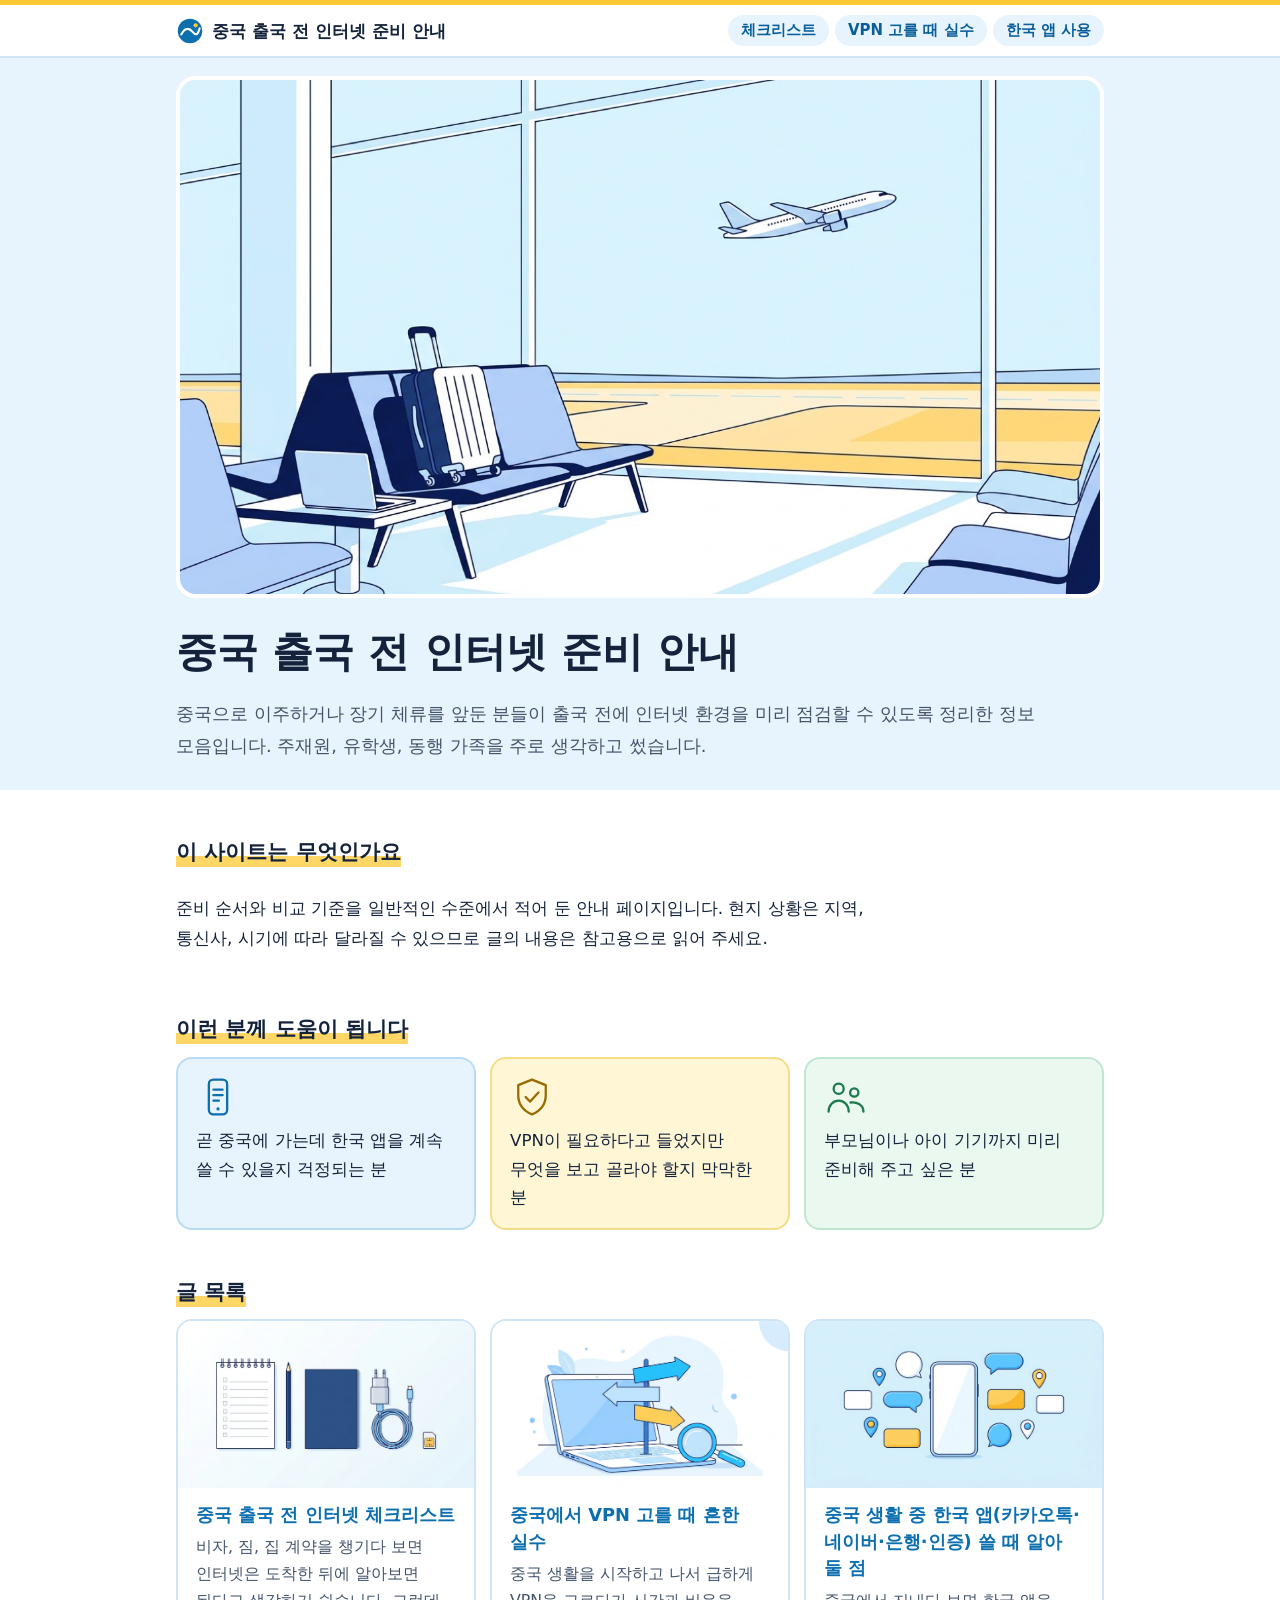
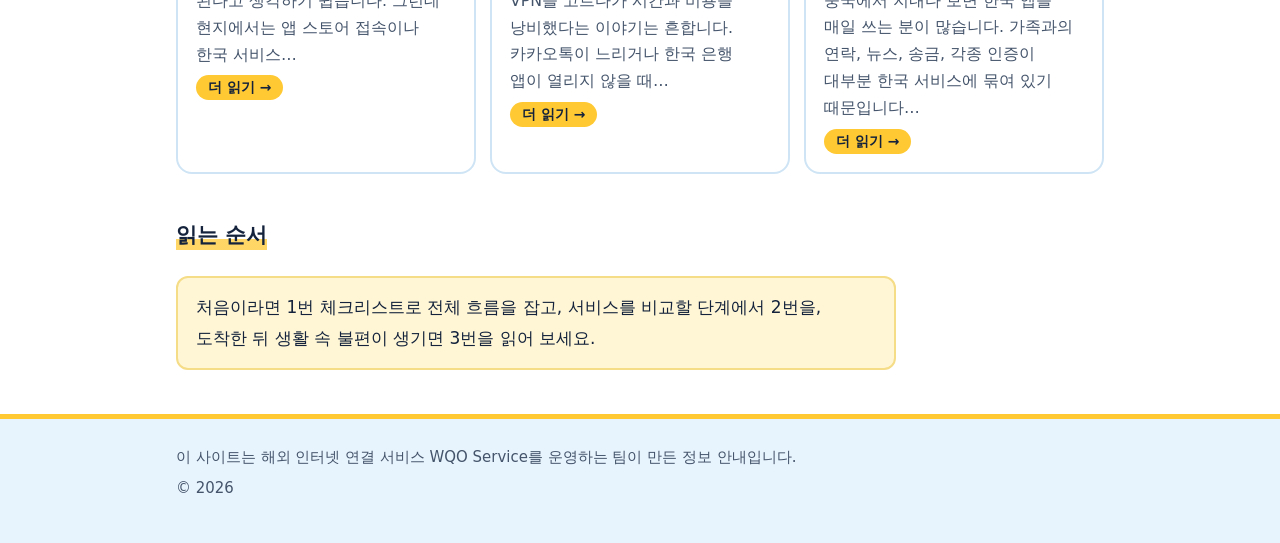
<file: index.html>
<!doctype html>
<html lang="ko">
<head>
<meta charset="utf-8">
<meta name="viewport" content="width=device-width, initial-scale=1">
<title>중국 출국 전 인터넷 준비 안내</title>
<meta name="description" content="중국으로 떠나는 주재원·유학생·가족을 위한 출국 전 인터넷 준비 정보 모음입니다.">
<meta name="keywords" content="중국VPN, 중국출국준비, 중국주재원, 중국유학, 중국인터넷">

<link rel="canonical" href="https://chinanetguide.com/">
<link rel="stylesheet" href="style.css">
</head>
<body class="home">
<header class="site"><div class="wrap bar"><a class="brand" href="index.html"><svg class="mark" width="28" height="28" viewBox="0 0 32 32" aria-hidden="true" focusable="false"><circle cx="16" cy="16" r="14" fill="currentColor"/><path d="M6 20c4-8 9-8 13-3s6 3 8-4" fill="none" stroke="#fff" stroke-width="2.4" stroke-linecap="round"/><circle cx="22.5" cy="9.5" r="2.4" fill="#ffc933"/></svg><span>중국 출국 전 인터넷 준비 안내</span></a>
<nav aria-label="글 목록"><a href="checklist.html">체크리스트</a><a href="vpn-mistakes.html">VPN 고를 때 실수</a><a href="korean-apps.html">한국 앱 사용</a></nav></div></header>
<main>
<section class="hero"><div class="wrap"><span class="ph hero-img"><img src="images/hero.jpg" width="1400" height="788" alt="중국으로 떠나는 여행 준비와 인터넷 연결을 표현한 일러스트"></span><div class="hero-t"><h1>중국 출국 전 인터넷 준비 안내</h1><p class="lead">중국으로 이주하거나 장기 체류를 앞둔 분들이 출국 전에 인터넷 환경을 미리 점검할 수 있도록 정리한 정보 모음입니다. 주재원, 유학생, 동행 가족을 주로 생각하고 썼습니다.</p></div></div></section>
<div class="wrap">
<section class="about"><h2>이 사이트는 무엇인가요</h2><p>준비 순서와 비교 기준을 일반적인 수준에서 적어 둔 안내 페이지입니다. 현지 상황은 지역, 통신사, 시기에 따라 달라질 수 있으므로 글의 내용은 참고용으로 읽어 주세요.</p></section>
<section><h2>이런 분께 도움이 됩니다</h2><ul class="cards3"><li class="card help"><svg viewBox="0 0 48 48" width="44" height="44" aria-hidden="true" focusable="false"><rect x="14" y="5" width="20" height="38" rx="5" fill="none" stroke="currentColor" stroke-width="2.5"/><circle cx="24" cy="37" r="1.8" fill="currentColor"/><path d="M19 16h10M19 22h10M19 28h6" stroke="currentColor" stroke-width="2.5" stroke-linecap="round"/></svg><p>곧 중국에 가는데 한국 앱을 계속 쓸 수 있을지 걱정되는 분</p></li><li class="card help"><svg viewBox="0 0 48 48" width="44" height="44" aria-hidden="true" focusable="false"><path d="M24 5l15 6v11c0 10-6 17-15 21C15 39 9 32 9 22V11z" fill="none" stroke="currentColor" stroke-width="2.5" stroke-linejoin="round"/><path d="M17 24l5 5 9-10" fill="none" stroke="currentColor" stroke-width="2.5" stroke-linecap="round" stroke-linejoin="round"/></svg><p>VPN이 필요하다고 들었지만 무엇을 보고 골라야 할지 막막한 분</p></li><li class="card help"><svg viewBox="0 0 48 48" width="44" height="44" aria-hidden="true" focusable="false"><circle cx="16" cy="15" r="5.5" fill="none" stroke="currentColor" stroke-width="2.5"/><circle cx="33" cy="19" r="4.5" fill="none" stroke="currentColor" stroke-width="2.5"/><path d="M5 40c0-7 5-12 11-12s11 5 11 12M29 30c6-1 14 2 14 10" fill="none" stroke="currentColor" stroke-width="2.5" stroke-linecap="round"/></svg><p>부모님이나 아이 기기까지 미리 준비해 주고 싶은 분</p></li></ul></section>
<section><h2>글 목록</h2><ol class="arts"><li class="card art"><a href="checklist.html"><span class="ph "><img src="images/checklist.jpg" width="1400" height="788" alt="체크리스트를 점검하는 손과 여행 가방이 놓인 책상 일러스트" loading="lazy"></span><span class="body"><h3>중국 출국 전 인터넷 체크리스트</h3><span class="ex">비자, 짐, 집 계약을 챙기다 보면 인터넷은 도착한 뒤에 알아보면 된다고 생각하기 쉽습니다. 그런데 현지에서는 앱 스토어 접속이나 한국 서비스…</span><span class="more-l">더 읽기</span></span></a></li><li class="card art"><a href="vpn-mistakes.html"><span class="ph "><img src="images/vpn.jpg" width="1400" height="788" alt="여러 서비스를 비교하며 고르는 장면을 표현한 일러스트" loading="lazy"></span><span class="body"><h3>중국에서 VPN 고를 때 흔한 실수</h3><span class="ex">중국 생활을 시작하고 나서 급하게 VPN을 고르다가 시간과 비용을 낭비했다는 이야기는 흔합니다. 카카오톡이 느리거나 한국 은행 앱이 열리지 않을 때…</span><span class="more-l">더 읽기</span></span></a></li><li class="card art"><a href="korean-apps.html"><span class="ph "><img src="images/apps.jpg" width="1400" height="788" alt="휴대폰 화면에 여러 앱 아이콘이 놓인 일러스트" loading="lazy"></span><span class="body"><h3>중국 생활 중 한국 앱(카카오톡·네이버·은행·인증) 쓸 때 알아 둘 점</h3><span class="ex">중국에서 지내다 보면 한국 앱을 매일 쓰는 분이 많습니다. 가족과의 연락, 뉴스, 송금, 각종 인증이 대부분 한국 서비스에 묶여 있기 때문입니다…</span><span class="more-l">더 읽기</span></span></a></li></ol></section>
<section class="order"><h2>읽는 순서</h2><p>처음이라면 1번 체크리스트로 전체 흐름을 잡고, 서비스를 비교할 단계에서 2번을, 도착한 뒤 생활 속 불편이 생기면 3번을 읽어 보세요.</p></section>
</div>
</main>
<footer><div class="wrap"><p>이 사이트는 해외 인터넷 연결 서비스 WQO Service를 운영하는 팀이 만든 정보 안내입니다.</p><p>&copy; 2026</p></div></footer>
</body>
</html>
</file>
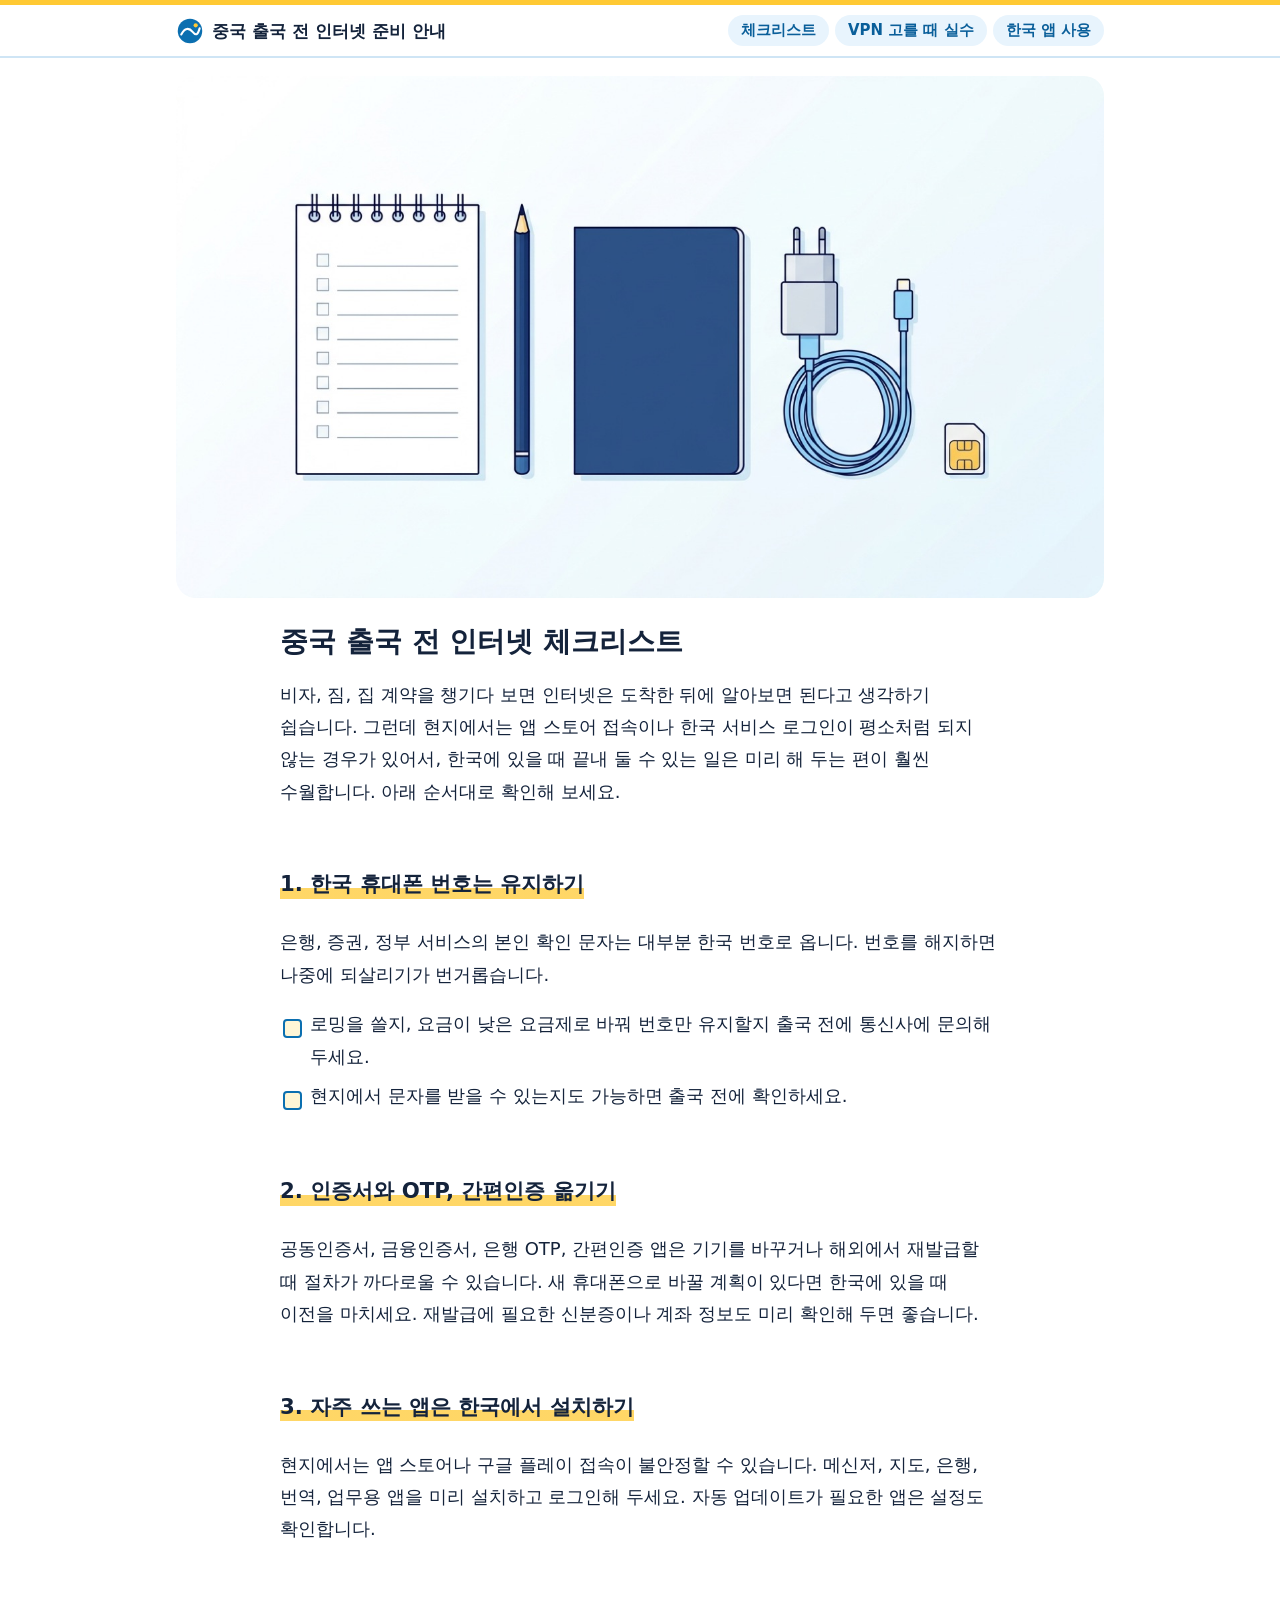
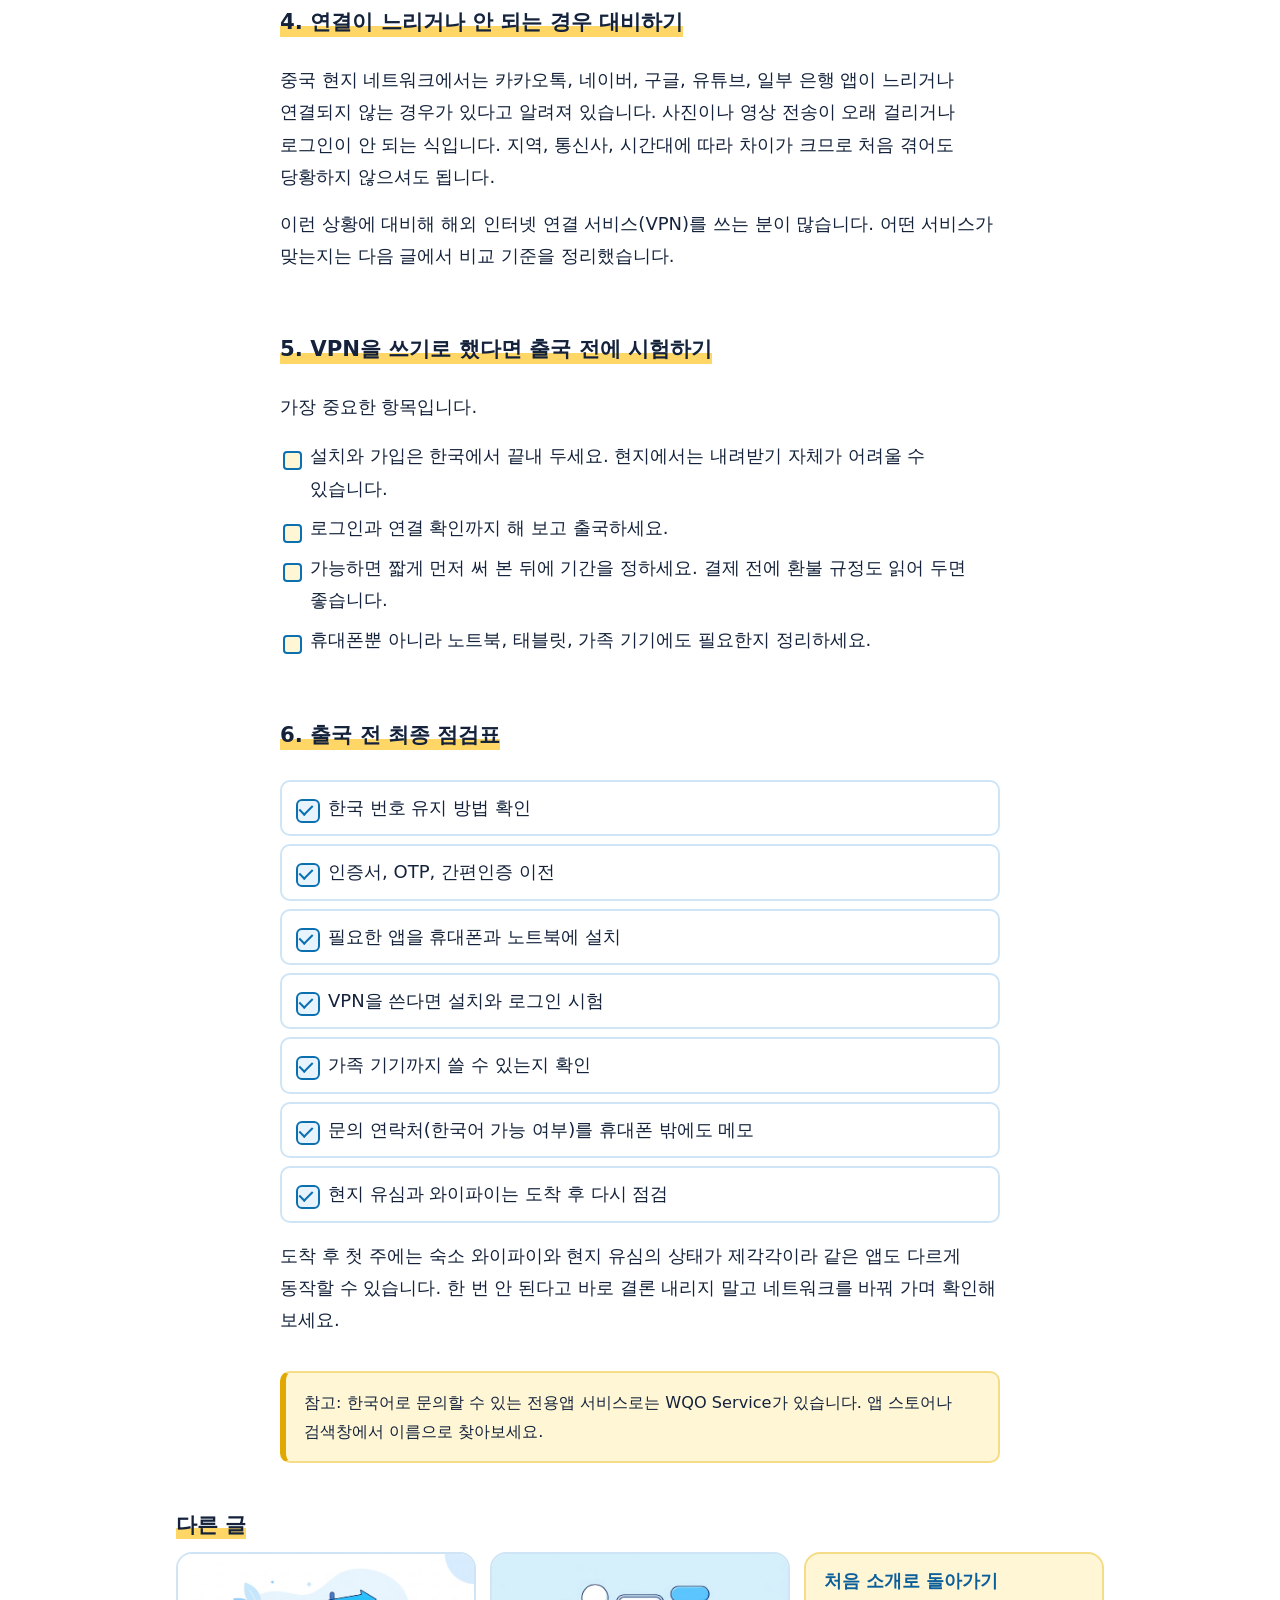
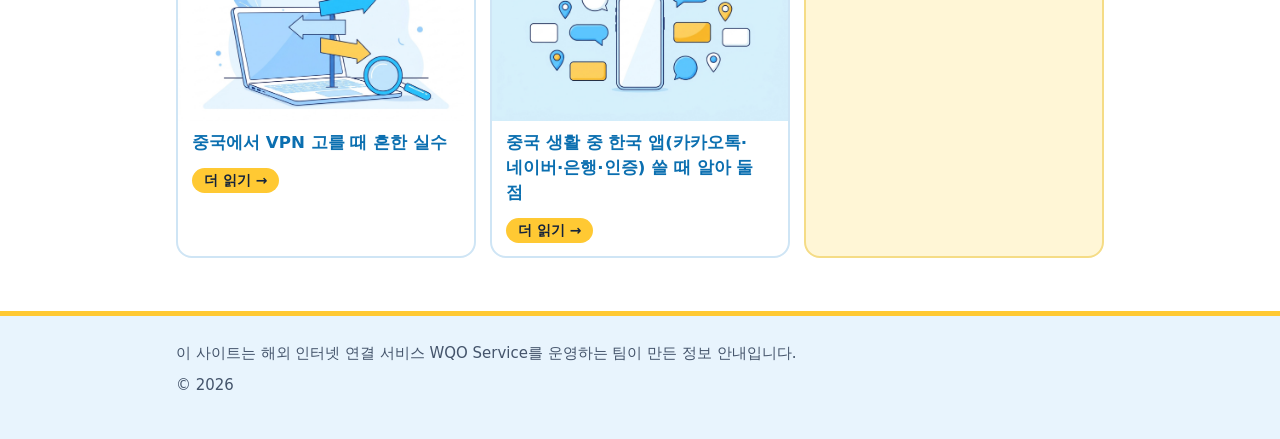
<file: checklist.html>
<!doctype html>
<html lang="ko">
<head>
<meta charset="utf-8">
<meta name="viewport" content="width=device-width, initial-scale=1">
<title>중국 출국 전 인터넷 체크리스트</title>
<meta name="description" content="중국 출국 전에 한국 번호, 인증서, 앱 설치, VPN 시험까지 인터넷 준비를 순서대로 점검합니다.">
<meta name="keywords" content="중국VPN, 중국출국준비, 중국주재원, 중국유학, 중국인터넷, 중국한국앱, 중국생활">

<link rel="canonical" href="https://chinanetguide.com/checklist.html">
<link rel="stylesheet" href="style.css">
</head>
<body class="article">
<header class="site"><div class="wrap bar"><a class="brand" href="index.html"><svg class="mark" width="28" height="28" viewBox="0 0 32 32" aria-hidden="true" focusable="false"><circle cx="16" cy="16" r="14" fill="currentColor"/><path d="M6 20c4-8 9-8 13-3s6 3 8-4" fill="none" stroke="#fff" stroke-width="2.4" stroke-linecap="round"/><circle cx="22.5" cy="9.5" r="2.4" fill="#ffc933"/></svg><span>중국 출국 전 인터넷 준비 안내</span></a>
<nav aria-label="글 목록"><a href="checklist.html">체크리스트</a><a href="vpn-mistakes.html">VPN 고를 때 실수</a><a href="korean-apps.html">한국 앱 사용</a></nav></div></header>
<main><article>
<div class="wrap cover"><span class="ph cover-img"><img src="images/checklist.jpg" width="1400" height="788" alt="체크리스트를 점검하는 손과 여행 가방이 놓인 책상 일러스트"></span></div>
<div class="wrap prose"><h1>중국 출국 전 인터넷 체크리스트</h1>
<p>비자, 짐, 집 계약을 챙기다 보면 인터넷은 도착한 뒤에 알아보면 된다고 생각하기 쉽습니다. 그런데 현지에서는 앱 스토어 접속이나 한국 서비스 로그인이 평소처럼 되지 않는 경우가 있어서, 한국에 있을 때 끝내 둘 수 있는 일은 미리 해 두는 편이 훨씬 수월합니다. 아래 순서대로 확인해 보세요.</p>
<h2>1. 한국 휴대폰 번호는 유지하기</h2>
<p>은행, 증권, 정부 서비스의 본인 확인 문자는 대부분 한국 번호로 옵니다. 번호를 해지하면 나중에 되살리기가 번거롭습니다.</p>
<ul>
<li>로밍을 쓸지, 요금이 낮은 요금제로 바꿔 번호만 유지할지 출국 전에 통신사에 문의해 두세요.</li>
<li>현지에서 문자를 받을 수 있는지도 가능하면 출국 전에 확인하세요.</li>
</ul>
<h2>2. 인증서와 OTP, 간편인증 옮기기</h2>
<p>공동인증서, 금융인증서, 은행 OTP, 간편인증 앱은 기기를 바꾸거나 해외에서 재발급할 때 절차가 까다로울 수 있습니다. 새 휴대폰으로 바꿀 계획이 있다면 한국에 있을 때 이전을 마치세요. 재발급에 필요한 신분증이나 계좌 정보도 미리 확인해 두면 좋습니다.</p>
<h2>3. 자주 쓰는 앱은 한국에서 설치하기</h2>
<p>현지에서는 앱 스토어나 구글 플레이 접속이 불안정할 수 있습니다. 메신저, 지도, 은행, 번역, 업무용 앱을 미리 설치하고 로그인해 두세요. 자동 업데이트가 필요한 앱은 설정도 확인합니다.</p>
<h2>4. 연결이 느리거나 안 되는 경우 대비하기</h2>
<p>중국 현지 네트워크에서는 카카오톡, 네이버, 구글, 유튜브, 일부 은행 앱이 느리거나 연결되지 않는 경우가 있다고 알려져 있습니다. 사진이나 영상 전송이 오래 걸리거나 로그인이 안 되는 식입니다. 지역, 통신사, 시간대에 따라 차이가 크므로 처음 겪어도 당황하지 않으셔도 됩니다.</p>
<p>이런 상황에 대비해 해외 인터넷 연결 서비스(VPN)를 쓰는 분이 많습니다. 어떤 서비스가 맞는지는 다음 글에서 비교 기준을 정리했습니다.</p>
<h2>5. VPN을 쓰기로 했다면 출국 전에 시험하기</h2>
<p>가장 중요한 항목입니다.</p>
<ul>
<li>설치와 가입은 한국에서 끝내 두세요. 현지에서는 내려받기 자체가 어려울 수 있습니다.</li>
<li>로그인과 연결 확인까지 해 보고 출국하세요.</li>
<li>가능하면 짧게 먼저 써 본 뒤에 기간을 정하세요. 결제 전에 환불 규정도 읽어 두면 좋습니다.</li>
<li>휴대폰뿐 아니라 노트북, 태블릿, 가족 기기에도 필요한지 정리하세요.</li>
</ul>
<h2>6. 출국 전 최종 점검표</h2>
<ol class="check">
<li>한국 번호 유지 방법 확인</li>
<li>인증서, OTP, 간편인증 이전</li>
<li>필요한 앱을 휴대폰과 노트북에 설치</li>
<li>VPN을 쓴다면 설치와 로그인 시험</li>
<li>가족 기기까지 쓸 수 있는지 확인</li>
<li>문의 연락처(한국어 가능 여부)를 휴대폰 밖에도 메모</li>
<li>현지 유심과 와이파이는 도착 후 다시 점검</li>
</ol>
<p>도착 후 첫 주에는 숙소 와이파이와 현지 유심의 상태가 제각각이라 같은 앱도 다르게 동작할 수 있습니다. 한 번 안 된다고 바로 결론 내리지 말고 네트워크를 바꿔 가며 확인해 보세요.</p>
<aside class="note"><p>참고: 한국어로 문의할 수 있는 전용앱 서비스로는 WQO Service가 있습니다. 앱 스토어나 검색창에서 이름으로 찾아보세요.</p></aside>
</div></article>
<section class="wrap more"><h2>다른 글</h2><ul class="arts small"><li class="card art"><a href="vpn-mistakes.html"><span class="ph "><img src="images/vpn.jpg" width="1400" height="788" alt="여러 서비스를 비교하며 고르는 장면을 표현한 일러스트" loading="lazy"></span><span class="body"><h3>중국에서 VPN 고를 때 흔한 실수</h3><span class="more-l">더 읽기</span></span></a></li><li class="card art"><a href="korean-apps.html"><span class="ph "><img src="images/apps.jpg" width="1400" height="788" alt="휴대폰 화면에 여러 앱 아이콘이 놓인 일러스트" loading="lazy"></span><span class="body"><h3>중국 생활 중 한국 앱(카카오톡·네이버·은행·인증) 쓸 때 알아 둘 점</h3><span class="more-l">더 읽기</span></span></a></li><li class="card back"><a href="index.html"><span class="body"><h3>처음 소개로 돌아가기</h3></span></a></li></ul></section></main>
<footer><div class="wrap"><p>이 사이트는 해외 인터넷 연결 서비스 WQO Service를 운영하는 팀이 만든 정보 안내입니다.</p><p>&copy; 2026</p></div></footer>
</body>
</html>
</file>
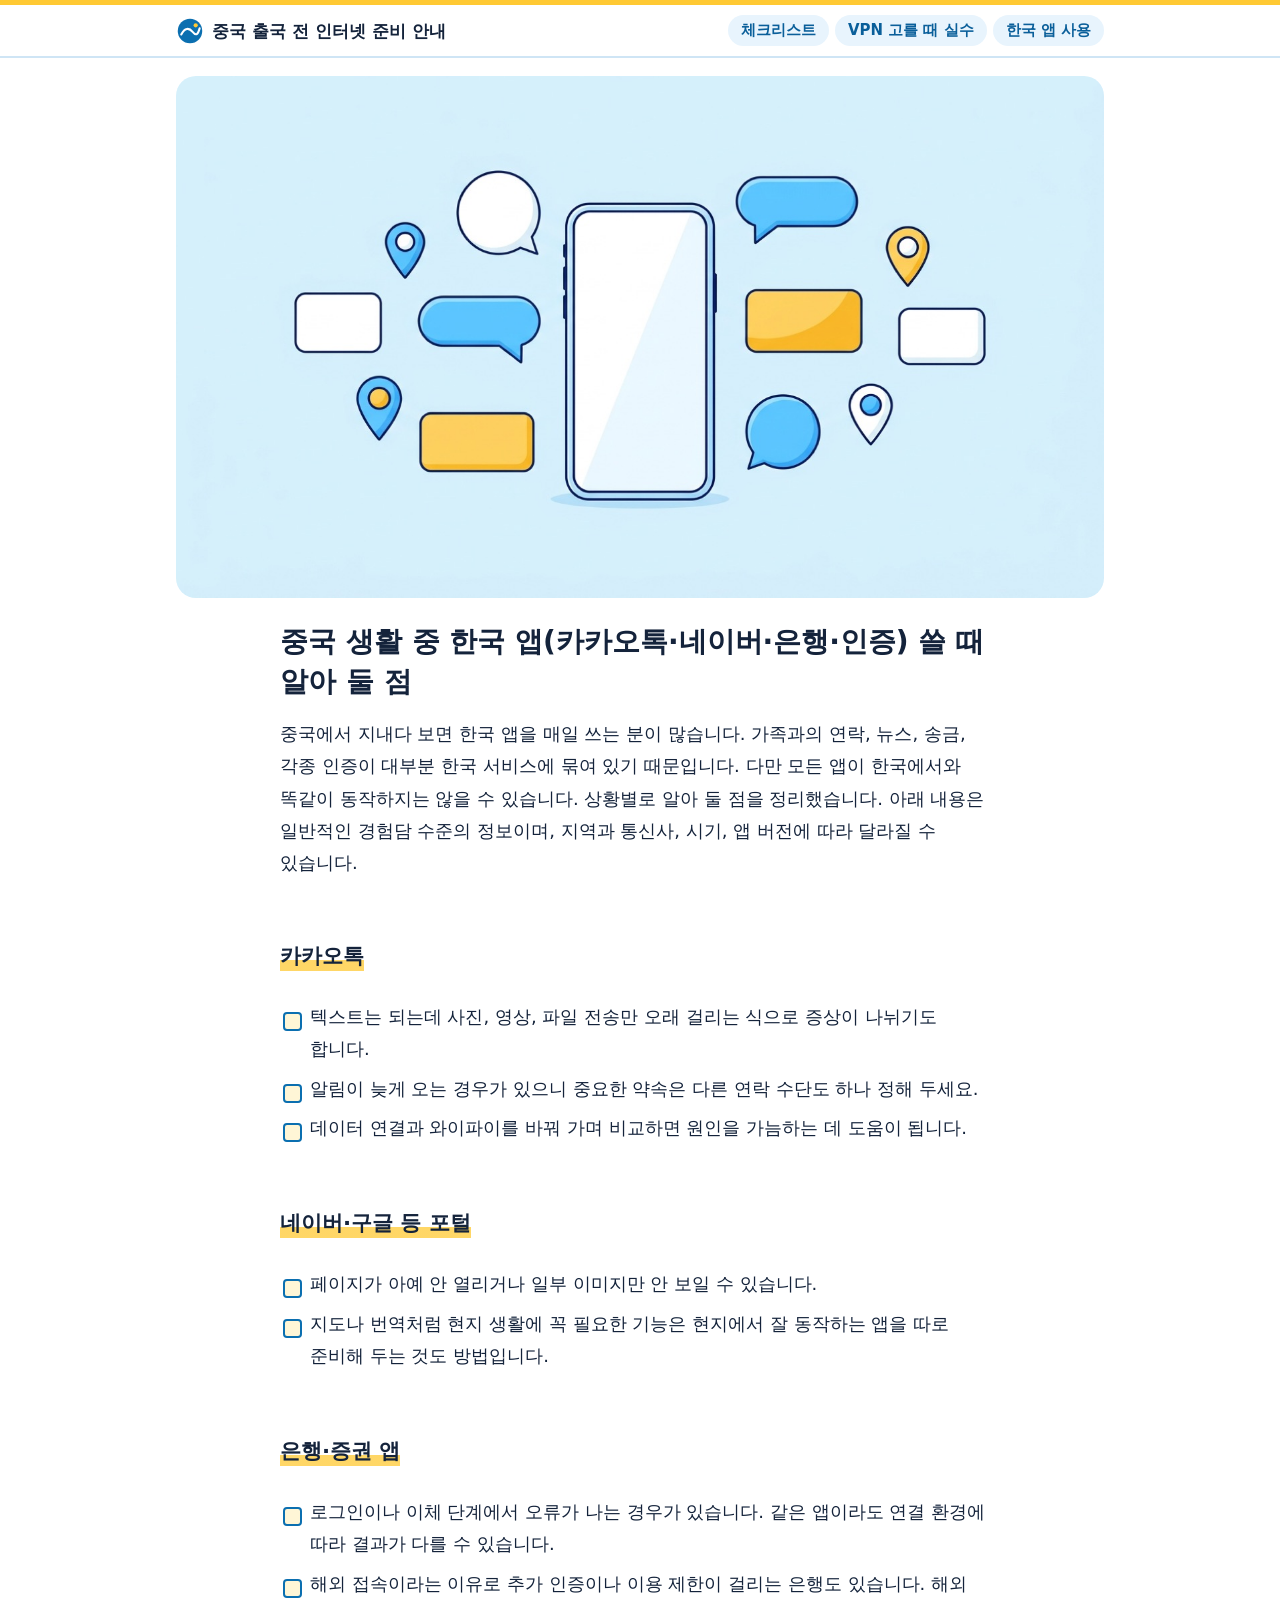
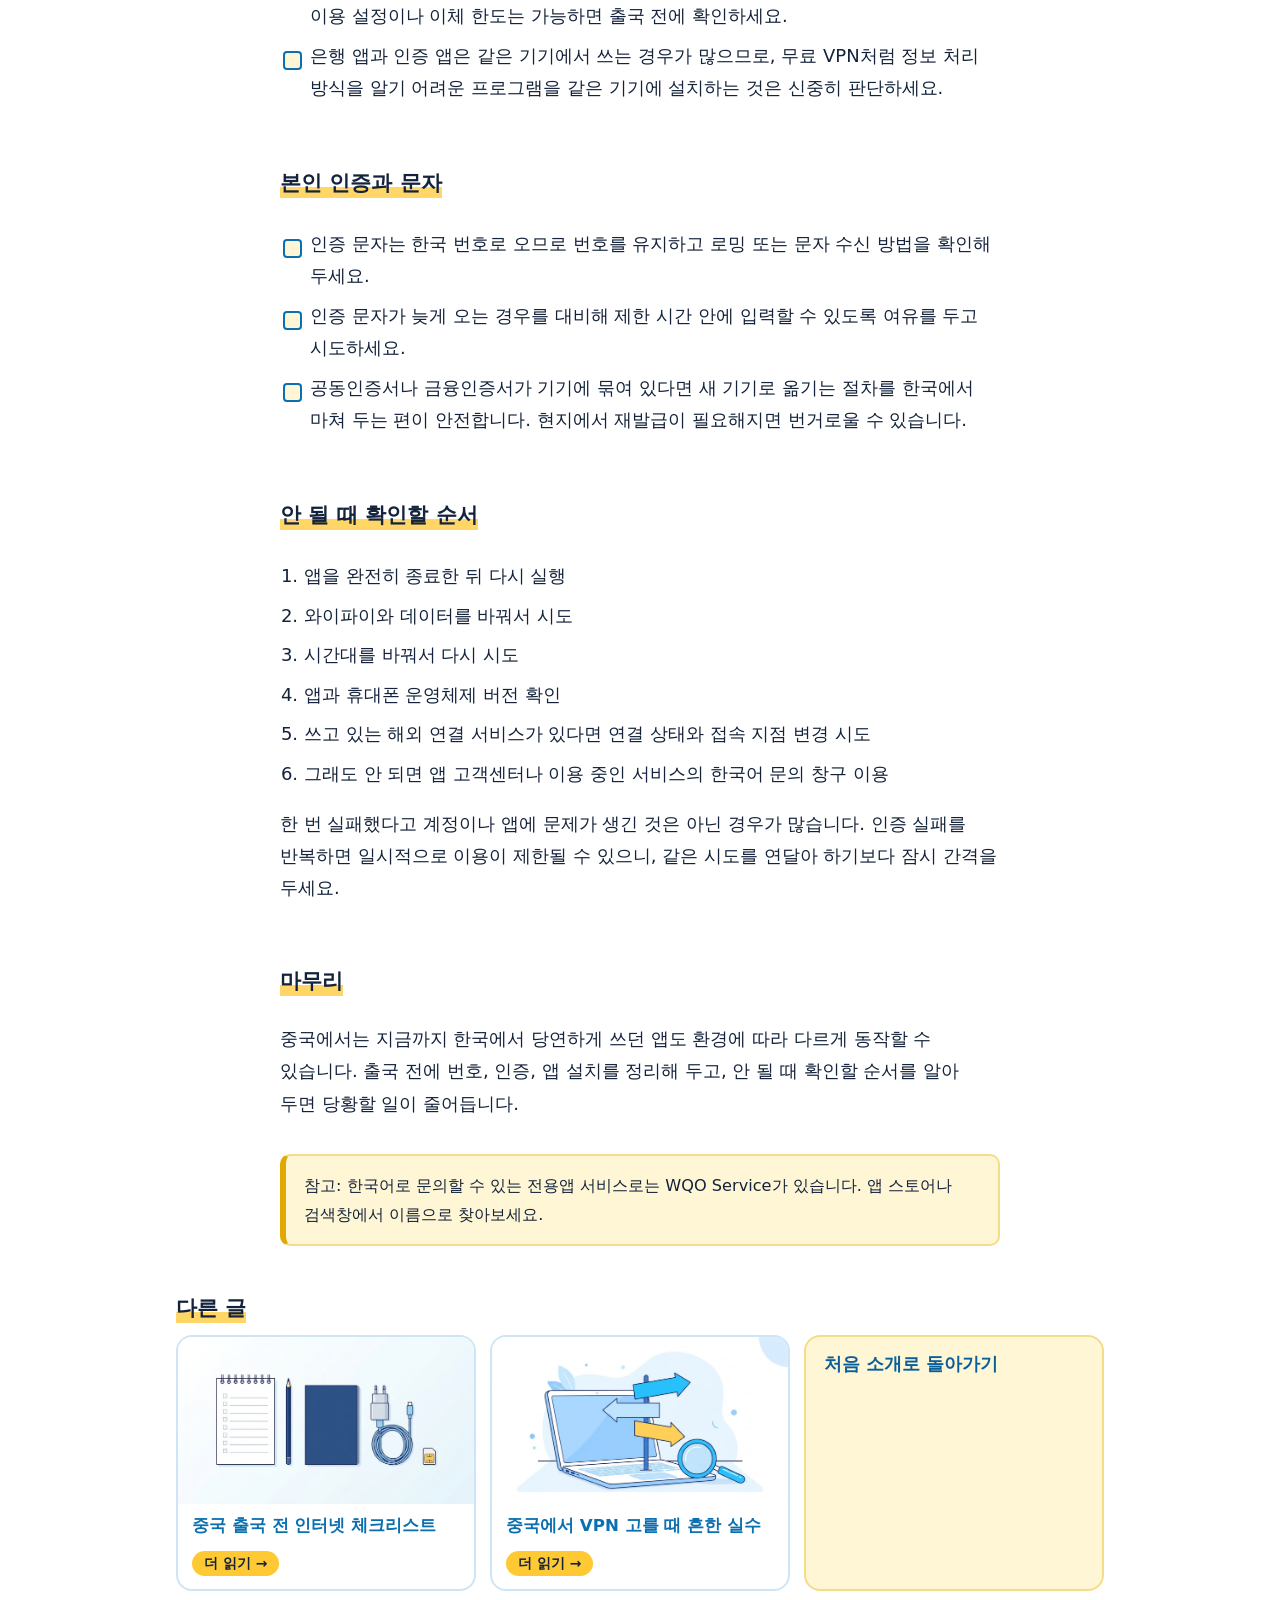
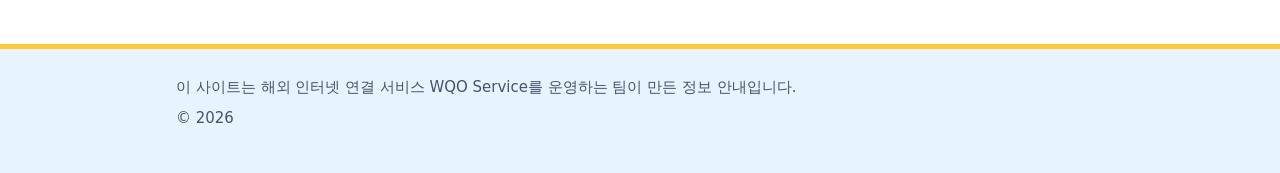
<file: korean-apps.html>
<!doctype html>
<html lang="ko">
<head>
<meta charset="utf-8">
<meta name="viewport" content="width=device-width, initial-scale=1">
<title>중국 생활 중 한국 앱(카카오톡·네이버·은행·인증) 쓸 때 알아 둘 점</title>
<meta name="description" content="중국에서 카카오톡, 네이버, 은행 앱, 본인 인증을 쓸 때 겪기 쉬운 상황과 미리 해 둘 준비를 정리했습니다.">
<meta name="keywords" content="중국한국앱, 중국카카오톡, 중국은행앱, 중국인증, 중국VPN, 중국생활, 중국주재원">

<link rel="canonical" href="https://chinanetguide.com/korean-apps.html">
<link rel="stylesheet" href="style.css">
</head>
<body class="article">
<header class="site"><div class="wrap bar"><a class="brand" href="index.html"><svg class="mark" width="28" height="28" viewBox="0 0 32 32" aria-hidden="true" focusable="false"><circle cx="16" cy="16" r="14" fill="currentColor"/><path d="M6 20c4-8 9-8 13-3s6 3 8-4" fill="none" stroke="#fff" stroke-width="2.4" stroke-linecap="round"/><circle cx="22.5" cy="9.5" r="2.4" fill="#ffc933"/></svg><span>중국 출국 전 인터넷 준비 안내</span></a>
<nav aria-label="글 목록"><a href="checklist.html">체크리스트</a><a href="vpn-mistakes.html">VPN 고를 때 실수</a><a href="korean-apps.html">한국 앱 사용</a></nav></div></header>
<main><article>
<div class="wrap cover"><span class="ph cover-img"><img src="images/apps.jpg" width="1400" height="788" alt="휴대폰 화면에 여러 앱 아이콘이 놓인 일러스트"></span></div>
<div class="wrap prose"><h1>중국 생활 중 한국 앱(카카오톡·네이버·은행·인증) 쓸 때 알아 둘 점</h1>
<p>중국에서 지내다 보면 한국 앱을 매일 쓰는 분이 많습니다. 가족과의 연락, 뉴스, 송금, 각종 인증이 대부분 한국 서비스에 묶여 있기 때문입니다. 다만 모든 앱이 한국에서와 똑같이 동작하지는 않을 수 있습니다. 상황별로 알아 둘 점을 정리했습니다. 아래 내용은 일반적인 경험담 수준의 정보이며, 지역과 통신사, 시기, 앱 버전에 따라 달라질 수 있습니다.</p>
<h2>카카오톡</h2>
<ul>
<li>텍스트는 되는데 사진, 영상, 파일 전송만 오래 걸리는 식으로 증상이 나뉘기도 합니다.</li>
<li>알림이 늦게 오는 경우가 있으니 중요한 약속은 다른 연락 수단도 하나 정해 두세요.</li>
<li>데이터 연결과 와이파이를 바꿔 가며 비교하면 원인을 가늠하는 데 도움이 됩니다.</li>
</ul>
<h2>네이버·구글 등 포털</h2>
<ul>
<li>페이지가 아예 안 열리거나 일부 이미지만 안 보일 수 있습니다.</li>
<li>지도나 번역처럼 현지 생활에 꼭 필요한 기능은 현지에서 잘 동작하는 앱을 따로 준비해 두는 것도 방법입니다.</li>
</ul>
<h2>은행·증권 앱</h2>
<ul>
<li>로그인이나 이체 단계에서 오류가 나는 경우가 있습니다. 같은 앱이라도 연결 환경에 따라 결과가 다를 수 있습니다.</li>
<li>해외 접속이라는 이유로 추가 인증이나 이용 제한이 걸리는 은행도 있습니다. 해외 이용 설정이나 이체 한도는 가능하면 출국 전에 확인하세요.</li>
<li>은행 앱과 인증 앱은 같은 기기에서 쓰는 경우가 많으므로, 무료 VPN처럼 정보 처리 방식을 알기 어려운 프로그램을 같은 기기에 설치하는 것은 신중히 판단하세요.</li>
</ul>
<h2>본인 인증과 문자</h2>
<ul>
<li>인증 문자는 한국 번호로 오므로 번호를 유지하고 로밍 또는 문자 수신 방법을 확인해 두세요.</li>
<li>인증 문자가 늦게 오는 경우를 대비해 제한 시간 안에 입력할 수 있도록 여유를 두고 시도하세요.</li>
<li>공동인증서나 금융인증서가 기기에 묶여 있다면 새 기기로 옮기는 절차를 한국에서 마쳐 두는 편이 안전합니다. 현지에서 재발급이 필요해지면 번거로울 수 있습니다.</li>
</ul>
<h2>안 될 때 확인할 순서</h2>
<ol>
<li>앱을 완전히 종료한 뒤 다시 실행</li>
<li>와이파이와 데이터를 바꿔서 시도</li>
<li>시간대를 바꿔서 다시 시도</li>
<li>앱과 휴대폰 운영체제 버전 확인</li>
<li>쓰고 있는 해외 연결 서비스가 있다면 연결 상태와 접속 지점 변경 시도</li>
<li>그래도 안 되면 앱 고객센터나 이용 중인 서비스의 한국어 문의 창구 이용</li>
</ol>
<p>한 번 실패했다고 계정이나 앱에 문제가 생긴 것은 아닌 경우가 많습니다. 인증 실패를 반복하면 일시적으로 이용이 제한될 수 있으니, 같은 시도를 연달아 하기보다 잠시 간격을 두세요.</p>
<h2>마무리</h2>
<p>중국에서는 지금까지 한국에서 당연하게 쓰던 앱도 환경에 따라 다르게 동작할 수 있습니다. 출국 전에 번호, 인증, 앱 설치를 정리해 두고, 안 될 때 확인할 순서를 알아 두면 당황할 일이 줄어듭니다.</p>
<aside class="note"><p>참고: 한국어로 문의할 수 있는 전용앱 서비스로는 WQO Service가 있습니다. 앱 스토어나 검색창에서 이름으로 찾아보세요.</p></aside>
</div></article>
<section class="wrap more"><h2>다른 글</h2><ul class="arts small"><li class="card art"><a href="checklist.html"><span class="ph "><img src="images/checklist.jpg" width="1400" height="788" alt="체크리스트를 점검하는 손과 여행 가방이 놓인 책상 일러스트" loading="lazy"></span><span class="body"><h3>중국 출국 전 인터넷 체크리스트</h3><span class="more-l">더 읽기</span></span></a></li><li class="card art"><a href="vpn-mistakes.html"><span class="ph "><img src="images/vpn.jpg" width="1400" height="788" alt="여러 서비스를 비교하며 고르는 장면을 표현한 일러스트" loading="lazy"></span><span class="body"><h3>중국에서 VPN 고를 때 흔한 실수</h3><span class="more-l">더 읽기</span></span></a></li><li class="card back"><a href="index.html"><span class="body"><h3>처음 소개로 돌아가기</h3></span></a></li></ul></section></main>
<footer><div class="wrap"><p>이 사이트는 해외 인터넷 연결 서비스 WQO Service를 운영하는 팀이 만든 정보 안내입니다.</p><p>&copy; 2026</p></div></footer>
</body>
</html>
</file>
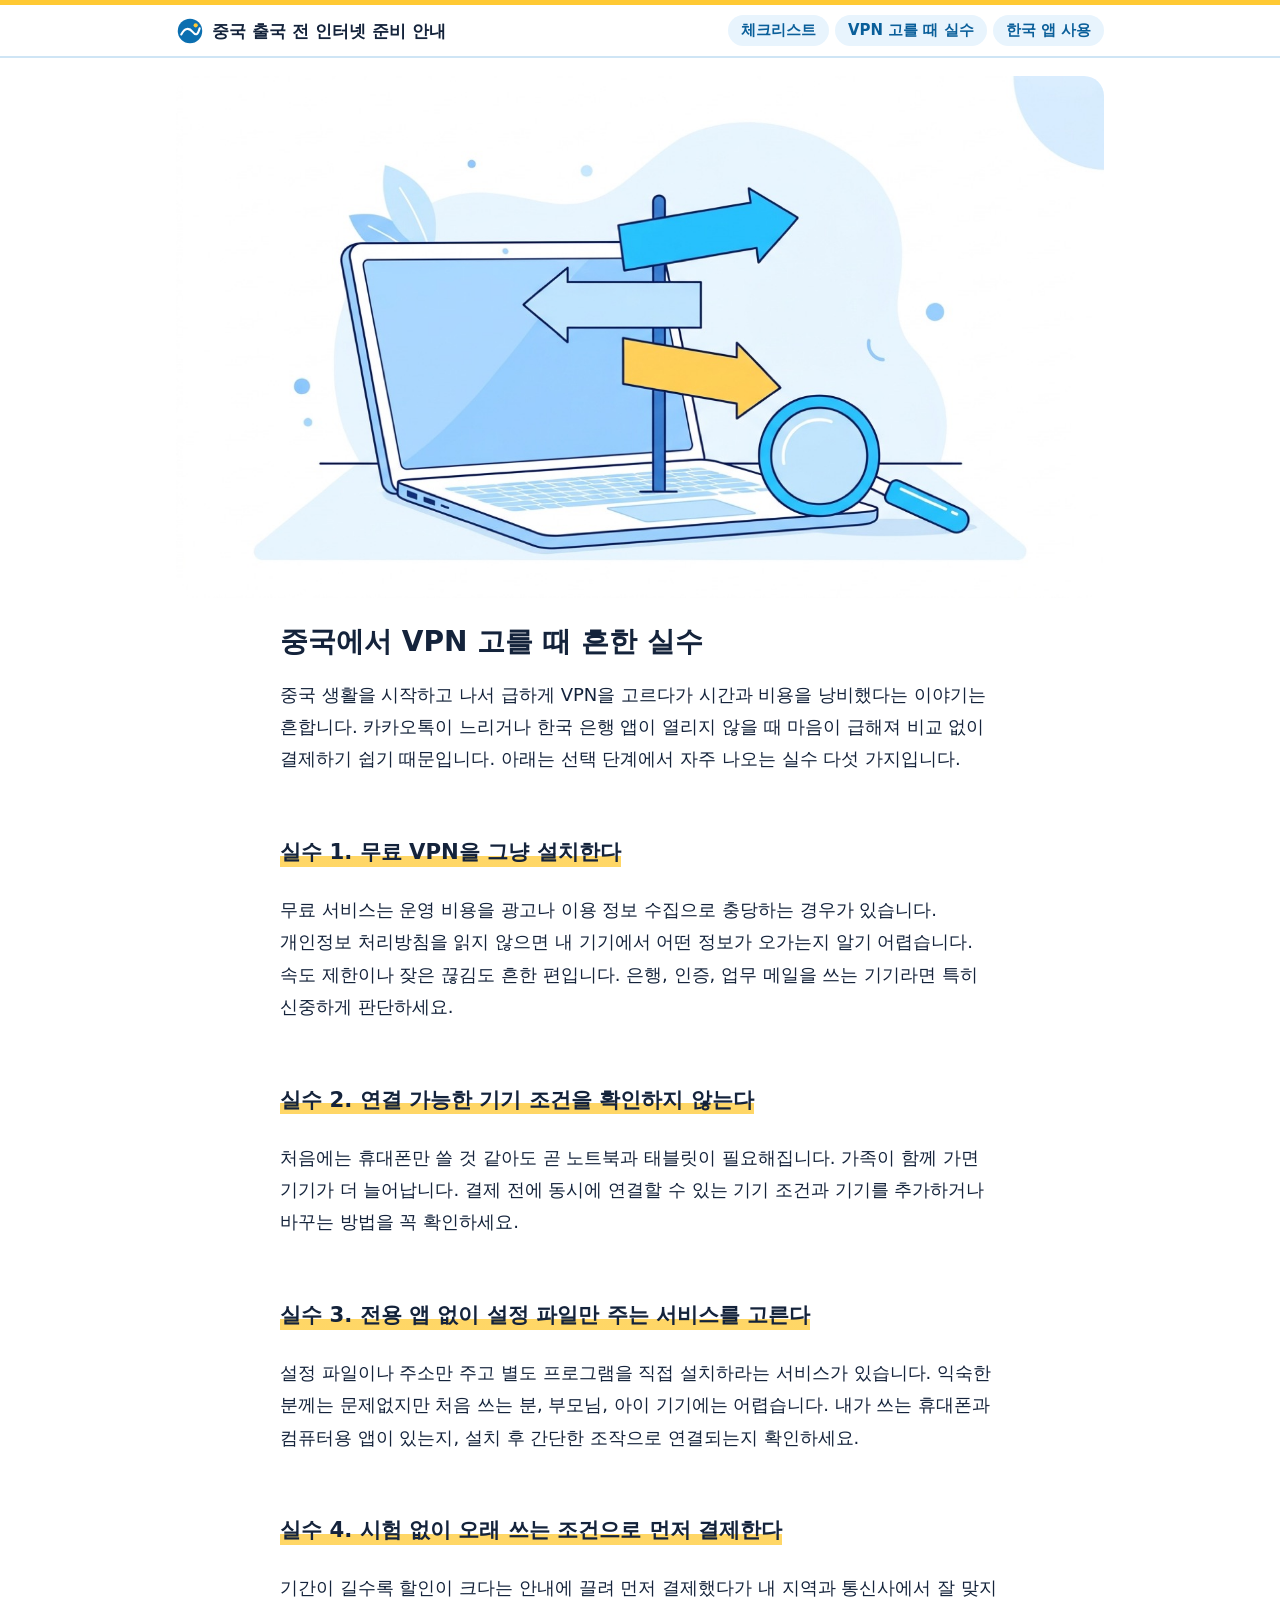
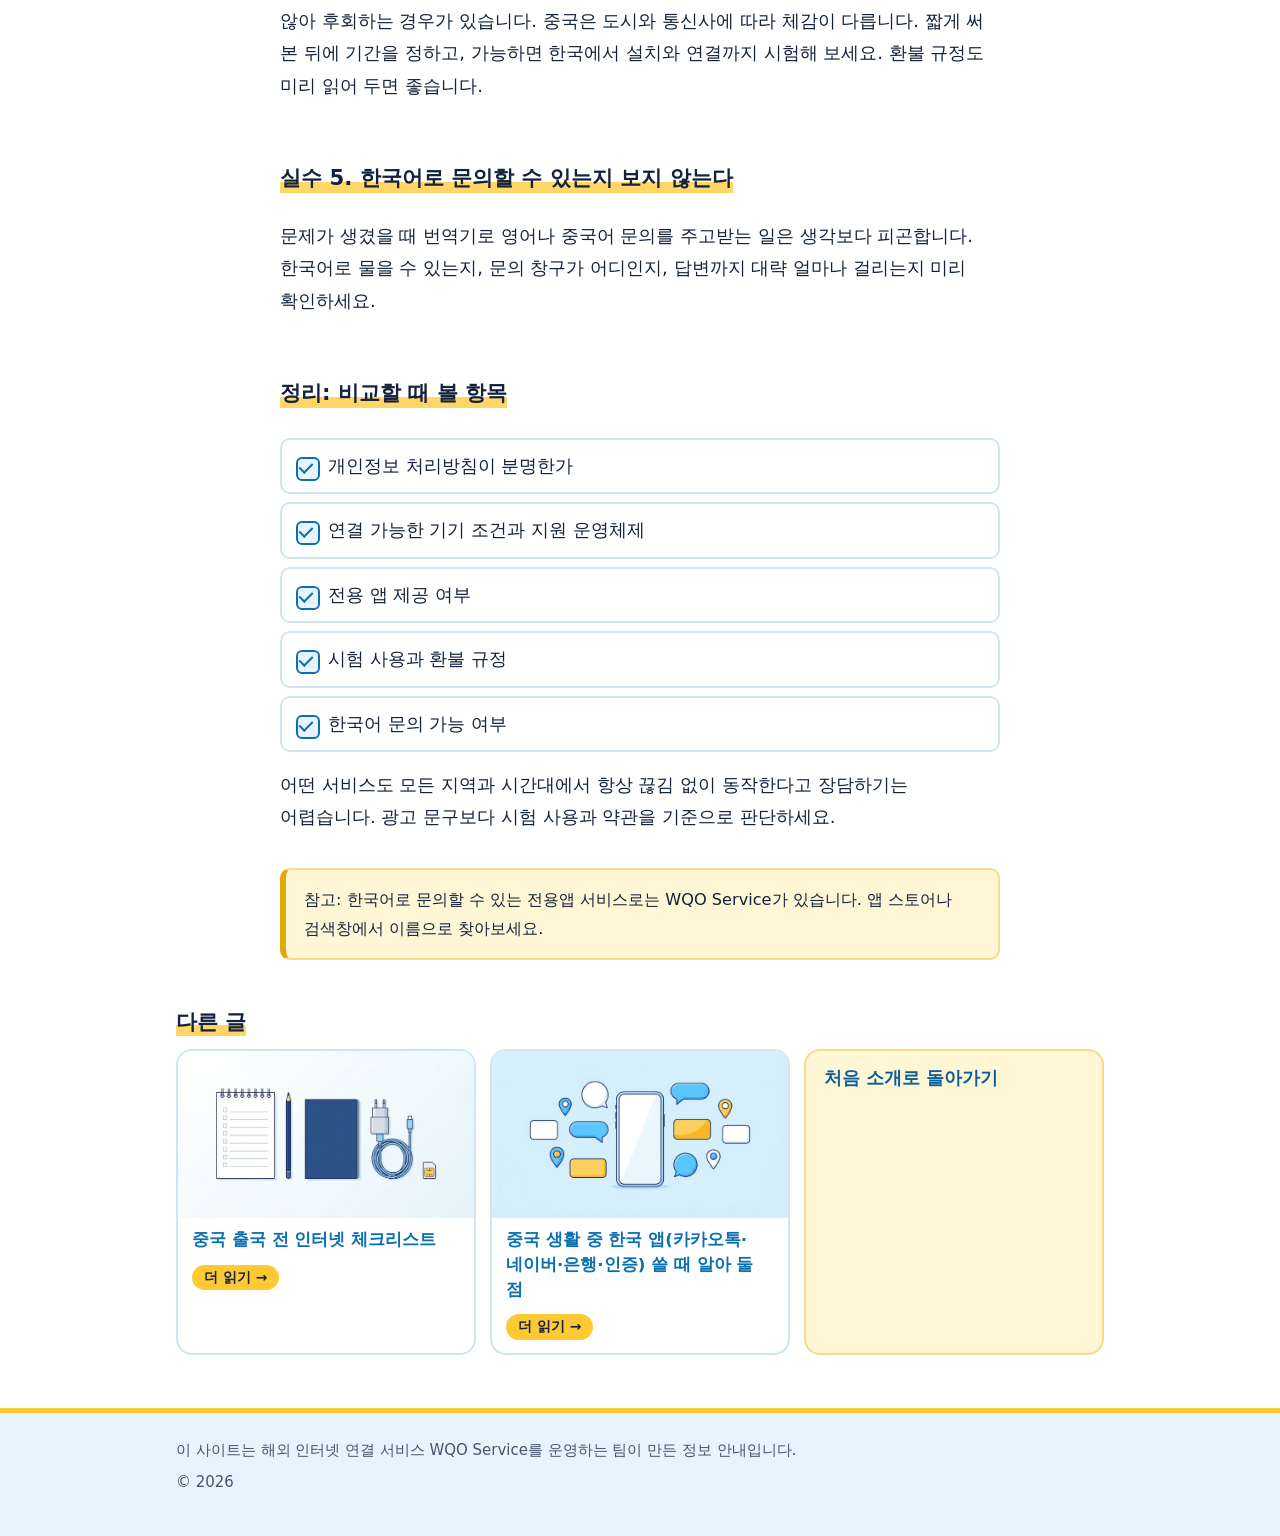
<file: vpn-mistakes.html>
<!doctype html>
<html lang="ko">
<head>
<meta charset="utf-8">
<meta name="viewport" content="width=device-width, initial-scale=1">
<title>중국에서 VPN 고를 때 흔한 실수</title>
<meta name="description" content="무료 VPN, 기기 제한, 설정 파일 방식, 장기 결제, 한국어 상담 여부까지 VPN 선택 시 흔한 실수를 정리했습니다.">
<meta name="keywords" content="중국VPN, 중국VPN고르는법, 무료VPN위험, 중국인터넷, 중국주재원, 중국유학, 중국생활">

<link rel="canonical" href="https://chinanetguide.com/vpn-mistakes.html">
<link rel="stylesheet" href="style.css">
</head>
<body class="article">
<header class="site"><div class="wrap bar"><a class="brand" href="index.html"><svg class="mark" width="28" height="28" viewBox="0 0 32 32" aria-hidden="true" focusable="false"><circle cx="16" cy="16" r="14" fill="currentColor"/><path d="M6 20c4-8 9-8 13-3s6 3 8-4" fill="none" stroke="#fff" stroke-width="2.4" stroke-linecap="round"/><circle cx="22.5" cy="9.5" r="2.4" fill="#ffc933"/></svg><span>중국 출국 전 인터넷 준비 안내</span></a>
<nav aria-label="글 목록"><a href="checklist.html">체크리스트</a><a href="vpn-mistakes.html">VPN 고를 때 실수</a><a href="korean-apps.html">한국 앱 사용</a></nav></div></header>
<main><article>
<div class="wrap cover"><span class="ph cover-img"><img src="images/vpn.jpg" width="1400" height="788" alt="여러 서비스를 비교하며 고르는 장면을 표현한 일러스트"></span></div>
<div class="wrap prose"><h1>중국에서 VPN 고를 때 흔한 실수</h1>
<p>중국 생활을 시작하고 나서 급하게 VPN을 고르다가 시간과 비용을 낭비했다는 이야기는 흔합니다. 카카오톡이 느리거나 한국 은행 앱이 열리지 않을 때 마음이 급해져 비교 없이 결제하기 쉽기 때문입니다. 아래는 선택 단계에서 자주 나오는 실수 다섯 가지입니다.</p>
<h2>실수 1. 무료 VPN을 그냥 설치한다</h2>
<p>무료 서비스는 운영 비용을 광고나 이용 정보 수집으로 충당하는 경우가 있습니다. 개인정보 처리방침을 읽지 않으면 내 기기에서 어떤 정보가 오가는지 알기 어렵습니다. 속도 제한이나 잦은 끊김도 흔한 편입니다. 은행, 인증, 업무 메일을 쓰는 기기라면 특히 신중하게 판단하세요.</p>
<h2>실수 2. 연결 가능한 기기 조건을 확인하지 않는다</h2>
<p>처음에는 휴대폰만 쓸 것 같아도 곧 노트북과 태블릿이 필요해집니다. 가족이 함께 가면 기기가 더 늘어납니다. 결제 전에 동시에 연결할 수 있는 기기 조건과 기기를 추가하거나 바꾸는 방법을 꼭 확인하세요.</p>
<h2>실수 3. 전용 앱 없이 설정 파일만 주는 서비스를 고른다</h2>
<p>설정 파일이나 주소만 주고 별도 프로그램을 직접 설치하라는 서비스가 있습니다. 익숙한 분께는 문제없지만 처음 쓰는 분, 부모님, 아이 기기에는 어렵습니다. 내가 쓰는 휴대폰과 컴퓨터용 앱이 있는지, 설치 후 간단한 조작으로 연결되는지 확인하세요.</p>
<h2>실수 4. 시험 없이 오래 쓰는 조건으로 먼저 결제한다</h2>
<p>기간이 길수록 할인이 크다는 안내에 끌려 먼저 결제했다가 내 지역과 통신사에서 잘 맞지 않아 후회하는 경우가 있습니다. 중국은 도시와 통신사에 따라 체감이 다릅니다. 짧게 써 본 뒤에 기간을 정하고, 가능하면 한국에서 설치와 연결까지 시험해 보세요. 환불 규정도 미리 읽어 두면 좋습니다.</p>
<h2>실수 5. 한국어로 문의할 수 있는지 보지 않는다</h2>
<p>문제가 생겼을 때 번역기로 영어나 중국어 문의를 주고받는 일은 생각보다 피곤합니다. 한국어로 물을 수 있는지, 문의 창구가 어디인지, 답변까지 대략 얼마나 걸리는지 미리 확인하세요.</p>
<h2>정리: 비교할 때 볼 항목</h2>
<ol class="check">
<li>개인정보 처리방침이 분명한가</li>
<li>연결 가능한 기기 조건과 지원 운영체제</li>
<li>전용 앱 제공 여부</li>
<li>시험 사용과 환불 규정</li>
<li>한국어 문의 가능 여부</li>
</ol>
<p>어떤 서비스도 모든 지역과 시간대에서 항상 끊김 없이 동작한다고 장담하기는 어렵습니다. 광고 문구보다 시험 사용과 약관을 기준으로 판단하세요.</p>
<aside class="note"><p>참고: 한국어로 문의할 수 있는 전용앱 서비스로는 WQO Service가 있습니다. 앱 스토어나 검색창에서 이름으로 찾아보세요.</p></aside>
</div></article>
<section class="wrap more"><h2>다른 글</h2><ul class="arts small"><li class="card art"><a href="checklist.html"><span class="ph "><img src="images/checklist.jpg" width="1400" height="788" alt="체크리스트를 점검하는 손과 여행 가방이 놓인 책상 일러스트" loading="lazy"></span><span class="body"><h3>중국 출국 전 인터넷 체크리스트</h3><span class="more-l">더 읽기</span></span></a></li><li class="card art"><a href="korean-apps.html"><span class="ph "><img src="images/apps.jpg" width="1400" height="788" alt="휴대폰 화면에 여러 앱 아이콘이 놓인 일러스트" loading="lazy"></span><span class="body"><h3>중국 생활 중 한국 앱(카카오톡·네이버·은행·인증) 쓸 때 알아 둘 점</h3><span class="more-l">더 읽기</span></span></a></li><li class="card back"><a href="index.html"><span class="body"><h3>처음 소개로 돌아가기</h3></span></a></li></ul></section></main>
<footer><div class="wrap"><p>이 사이트는 해외 인터넷 연결 서비스 WQO Service를 운영하는 팀이 만든 정보 안내입니다.</p><p>&copy; 2026</p></div></footer>
</body>
</html>
</file>
<file: style.css>
*{box-sizing:border-box}
:root{--bg:#fff;--surface:#fff;--fg:#14233b;--muted:#44546b;--primary:#0b6fb0;--primary-fg:#fff;--link:#0a5f9a;--line:#cfe5f5;--soft:#e8f4fd;--note:#fff6d6;--accent:#ffc933;--accent-d:#e0a800;--ph:#dff0fc}
@media (prefers-color-scheme:dark){:root{--bg:#0e1a2b;--surface:#15243a;--fg:#eaf1fa;--muted:#a9b9cf;--primary:#6cc0f5;--primary-fg:#08233a;--link:#8ccfff;--line:#243a57;--soft:#17304d;--note:#2d2a16;--accent:#ffd34d;--accent-d:#ffd34d;--ph:#17304d}}
html{font-size:17px;-webkit-text-size-adjust:100%}
body{margin:0;background:var(--bg);color:var(--fg);font-family:-apple-system,BlinkMacSystemFont,"Apple SD Gothic Neo","Malgun Gothic","Noto Sans KR",system-ui,sans-serif;line-height:1.8;word-break:keep-all;overflow-wrap:break-word}
.wrap{max-width:960px;margin:0 auto;padding:0 16px}
a{color:var(--link)}
a:focus-visible{outline:3px solid var(--accent);outline-offset:2px}
header.site{position:sticky;top:0;z-index:10;background:var(--bg);border-bottom:1px solid var(--line)}
.bar{display:flex;flex-wrap:wrap;align-items:center;justify-content:space-between;gap:8px 16px;padding-top:10px;padding-bottom:10px}
.brand{display:flex;align-items:center;gap:8px;color:var(--primary);font-weight:700;font-size:1rem;line-height:1.3;text-decoration:none}
.brand span{color:var(--fg)}
.mark{flex:none;color:var(--primary)}
nav{display:flex;flex-wrap:wrap;gap:6px;font-size:.88rem}
nav a{display:inline-block;padding:2px 12px;border-radius:999px;background:var(--soft);color:var(--link);text-decoration:none;line-height:1.7;border:1px solid transparent}
nav a:hover{border-color:var(--primary)}
h1{font-size:1.7rem;line-height:1.4;margin:0 0 .6em;color:var(--primary)}
h2{font-size:1.25rem;line-height:1.4;margin:2.2em 0 .6em;padding-left:12px;border-left:4px solid var(--primary)}
h3{font-size:1.05rem;line-height:1.5;margin:0 0 .3em}
p{margin:.8em 0}
ul,ol{padding-left:1.4em}
li{margin:.4em 0}
.ph{display:block;background:var(--ph);aspect-ratio:16/9;border-radius:14px;overflow:hidden}
.ph img{display:block;width:100%;height:auto;aspect-ratio:16/9;object-fit:cover}
.hero{padding:20px 0 4px}
.hero-img{border-radius:20px}
.hero-t{padding:20px 0 0}
.hero h1{font-size:1.9rem;margin-bottom:.4em}
.lead{font-size:1.05rem;color:var(--muted);margin:0}
.cards3,.arts{list-style:none;padding:0;margin:0;display:grid;gap:14px}
.card{margin:0;background:var(--surface);border:1px solid var(--line);border-radius:14px;overflow:hidden}
.help{padding:16px 18px;color:var(--primary)}
.help p{margin:.5em 0 0;color:var(--fg);font-size:.98rem;line-height:1.7}
.help svg{display:block}
.art a{display:block;color:inherit;text-decoration:none;height:100%}
.art .ph{border-radius:0}
.art .body{display:block;padding:14px 18px 16px}
.art h3{color:var(--primary)}
.art a:hover h3{text-decoration:underline}
.ex{display:block;color:var(--muted);font-size:.93rem;line-height:1.7}
.more-l{display:inline-block;margin-top:.5em;font-size:.85rem;font-weight:700;color:var(--link)}
.more-l::after{content:" \2192"}
.about p,.order p{max-width:720px}
.order p{background:var(--soft);border-radius:12px;padding:14px 18px}
.cover{padding-top:20px}
.cover-img{border-radius:20px}
.prose{max-width:752px;padding-top:24px}
.prose h1{font-size:1.65rem}
.prose p,.prose li{font-size:1.06rem}
.prose ul,.prose ol{padding-left:1.4em}
ol.check{list-style:none;padding:0;counter-reset:n}
ol.check li{position:relative;padding:10px 14px 10px 46px;margin:8px 0;background:var(--surface);border:1px solid var(--line);border-radius:10px}
ol.check li::before{content:"";position:absolute;left:14px;top:.95em;width:20px;height:20px;border:2px solid var(--primary);border-radius:6px;background:var(--bg)}
ol.check li::after{content:"";position:absolute;left:20px;top:calc(.95em + 3px);width:6px;height:11px;border:solid var(--primary);border-width:0 2.5px 2.5px 0;transform:rotate(45deg)}
.prose ul:not(.x){list-style:none;padding-left:0}
.prose ul>li{position:relative;padding-left:30px}
.prose ul>li::before{content:"";position:absolute;left:3px;top:.62em;width:15px;height:15px;border:2px solid var(--primary);border-radius:4px;background:var(--bg)}
.note{margin:2em 0 0;background:var(--note);border-left:4px solid var(--accent);border-radius:10px;padding:2px 18px}
.note p{font-size:.95rem;margin:.8em 0;color:var(--fg)}
.more{padding-bottom:8px;max-width:960px}
.arts.small{grid-template-columns:1fr}
.arts.small .art h3{font-size:.98rem}
.arts.small .art .body{padding:10px 14px 12px}
.back a{display:block;color:var(--link);text-decoration:none;height:100%}
.back .body{display:block;padding:14px 18px}
.back h3{color:var(--link)}
footer{margin-top:3em;padding:20px 0 36px;background:var(--soft);border-top:1px solid var(--line);font-size:.88rem;color:var(--muted)}
footer p{margin:.3em 0}
.nf .prose{min-height:40vh}
@media (min-width:700px){
.hero h1{font-size:2.4rem}
.cards3{grid-template-columns:repeat(3,1fr)}
.arts{grid-template-columns:repeat(3,1fr)}
.arts.small{grid-template-columns:repeat(3,1fr)}
.hero-t{padding-top:26px}
}
@media (max-width:420px){.hero h1{font-size:1.6rem}h1{font-size:1.45rem}}

/* 간단한 움직임(11-09): 들어올 때 살짝 떠오름, 카드 위에 올리면 들림. 움직임 줄이기 설정이면 끔 */
@keyframes rise{from{opacity:0;transform:translateY(14px)}to{opacity:1;transform:none}}
main>*{animation:rise .6s ease-out both}
main>*:nth-child(2){animation-delay:.08s}
main>*:nth-child(3){animation-delay:.16s}
main>*:nth-child(4){animation-delay:.24s}
main>*:nth-child(n+5){animation-delay:.3s}
@media (prefers-reduced-motion:reduce){*{animation:none!important;transition:none!important}}

/* v4 bright */
header.site{border-bottom:0;border-top:5px solid var(--accent);box-shadow:0 2px 0 var(--line)}
nav a{background:var(--soft);font-weight:600}
nav a:hover{background:var(--primary);color:#fff}
h1{color:var(--fg)}
h2{border-left:0;padding-left:0;display:inline-block;background:linear-gradient(transparent 62%,var(--accent) 62%);background:linear-gradient(transparent 62%,rgba(255,201,51,.75) 62%)}
.hero{background:var(--soft);padding:20px 0 28px;margin-bottom:0}
.hero h1{color:var(--fg)}
.hero-img{border:4px solid #fff}
.lead{color:var(--muted)}
.card{border:2px solid var(--line);border-radius:16px}
.cards3 .help:nth-child(1){background:var(--soft);border-color:#b8dcf3}
.cards3 .help:nth-child(2){background:var(--note);border-color:#f5dc86;color:#9a6b00}
.cards3 .help:nth-child(3){background:#eaf8f0;border-color:#bfe6cf;color:#1d7a4d}
.cards3 .help:nth-child(2) svg,.cards3 .help:nth-child(3) svg{color:inherit}
.art h3{color:var(--primary)}
.more-l{display:inline-block;background:var(--accent);color:#14233b;padding:0 12px;border-radius:999px;line-height:1.8;font-size:.82rem}
.back{background:var(--note);border-color:#f5dc86}
.order p{background:var(--note);border:2px solid #f5dc86}
ol.check li{border:2px solid var(--line)}
ol.check li::before{border-color:var(--primary);background:var(--soft)}
.prose ul>li::before{border-color:var(--primary);background:var(--note)}
.note{border-left:6px solid var(--accent);border:2px solid #f5dc86;border-left:6px solid var(--accent-d)}
footer{background:var(--soft);border-top:5px solid var(--accent)}
@media (prefers-color-scheme:dark){.cards3 .help:nth-child(n){background:var(--soft);color:var(--primary);border-color:var(--line)}.back,.order p,.note{border-color:#4a4220}.hero-img{border-color:var(--surface)}}
</file>
